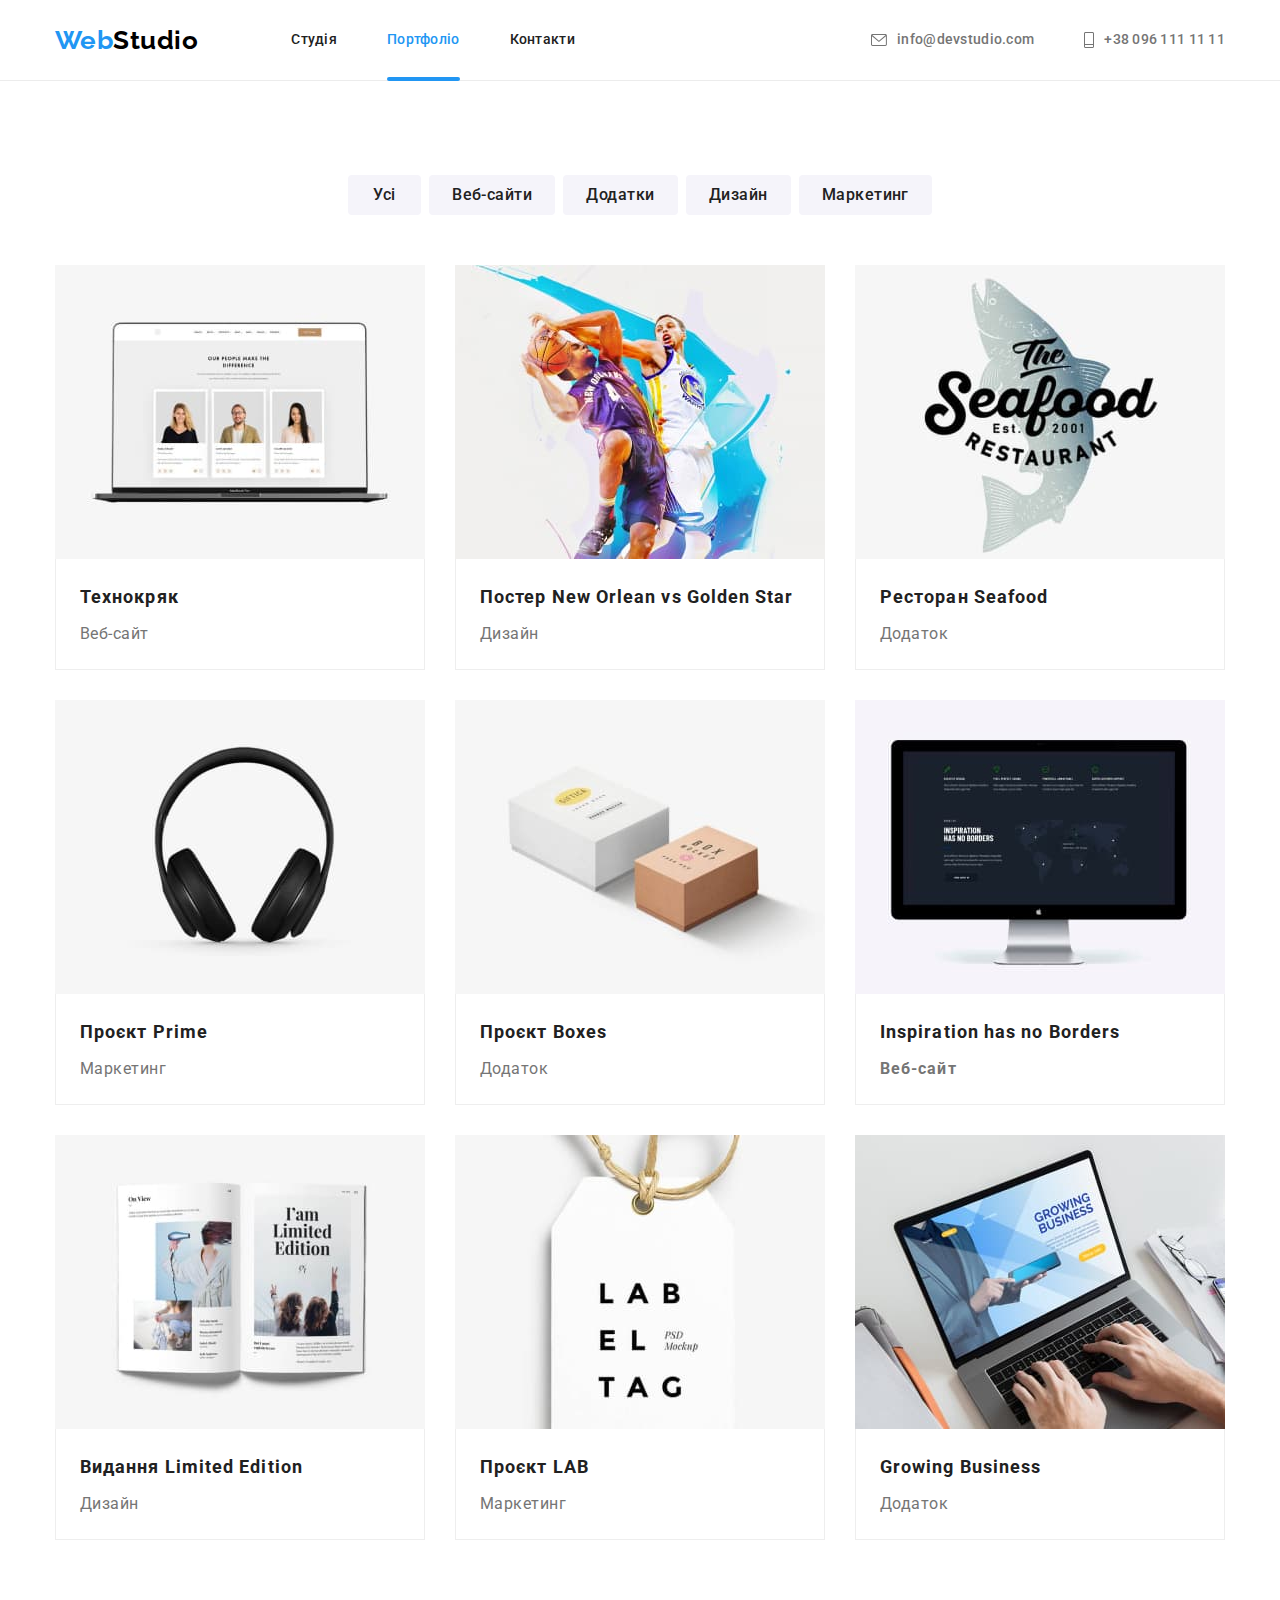
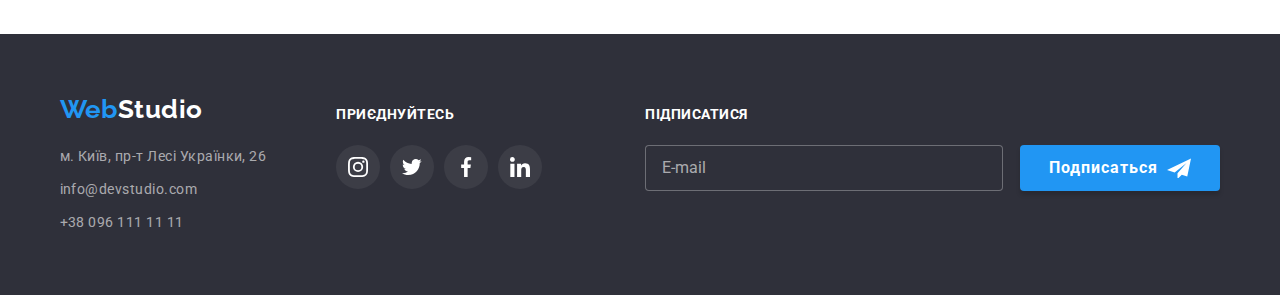
<file: portfolio.html>
<!DOCTYPE html>
<html lang="uk">
  <head>
    <meta charset="UTF-8" />
    <meta http-equiv="X-UA-Compatible" content="IE=edge" />
    <meta name="viewport" content="width=device-width, initial-scale=1.0" />
    <title>Портфоліо</title>
    <link rel="preconnect" href="https://fonts.googleapis.com" />
    <link rel="preconnect" href="https://fonts.gstatic.com" crossorigin />
    <link
      href="https://fonts.googleapis.com/css2?family=Raleway:wght@700&family=Roboto:wght@400;500;700;900&display=swap"
      rel="stylesheet"
    />
    <link rel="stylesheet" href="https://cdnjs.cloudflare.com/ajax/libs/modern-normalize/1.1.0/modern-normalize.min.css">
    <link rel="stylesheet" href="./css/main.min.css">
  </head>
  <body>
     <!-- Шапка -->
    <header class="header">
      <div class="container header__section">
        <nav class="header__nav">
          <a class="header__logo logo link" href="./index.html"
            >Web<span class="header__logo--black">Studio</span></a
          >
          <ul class="nav list">
            <li class="nav__item">
              <a class="nav__link link" href="./index.html"
                >Студія</a
              >
            </li>
            <li class="nav__item">
              <a class="nav__link link nav__link--current" href="./portfolio.html"
                >Портфоліо</a
              >
            </li>
            <li class="nav__item">
              <a class="nav__link link" href="">Контакти</a>
            </li>
          </ul>
        </nav>
        <ul class="header-contact header-contack__list list">
          <li class="header-contact__item">
            <a class="header-contact__link link" href="mailto:info@devstudio.com"
              ><svg class="header-contact__icon" width="16" height="12">
                <use href="./images/icons.svg#icon-envelope"></use>
              </svg>
              info@devstudio.com</a
            >
          </li>
          <li class="header-contact__item">
            <a class="header-contact__link link" href="tel:+380961111111"
              ><svg class="header-contact__icon" width="10" height="16">
                <use href="./images/icons.svg#icon-mobile"></use>
              </svg>
              +38 096 111 11 11</a
            >
          </li>
        </ul>
        <button class="menu-open" data-menu-open>
        <svg class="menu-burger" width="24" height="16">
          <use href="./images/icons.svg#icon-burger"></use>
        </svg>
        </button>
      </div>
      <div class="mob-menu flex is-hidden" data-menu>
        <div>
          <button class="menu-close" data-menu-close>
            <svg class="menu-close" width="40" height="40">
              <use href="./images/icons.svg#icon-close"></use>
            </svg>
          </button>
          <ul class="mob-menu-list list">
            <li class="mob-menu-list__item">
              <a class="mob-menu-list__link link " href="./index.html">Студія</a>
            </li>
            <li class="mob-menu-list__item">
              <a class="mob-menu-list__link link mob-menu-list__link--current" href="./portfolio.html">Портфоліо</a>
            </li>
            <li class="mob-menu-list__item">
              <a class="mob-menu-list__link link" href="">Контакти</a>
            </li>
          </ul>
        </div>
        <div class="mob-menu-list__down">
          <a class="mob-menu-list__tell link" href="tel:+380961111111">
            +38 096 111 11 11</a>
          <a class="mob-menu-list__mail link" href="mailto:info@devstudio.com">info@devstudio.com</a>
          <ul class="mob-menu-list__social list">
            <li class="mob-menu-list__social-item">Instagram</li>
            <li class="mob-menu-list__social-item">Twitter</li>
            <li class="mob-menu-list__social-item">Facebook</li>
            <li class="mob-menu-list__social-item">LinkedIn</li>
          </ul>
        </div>
      </div>
    </header>
      <!-- Основной контент -->
    <main>
      <section class="portfolio-section">
        <div class="container">
          <h1 hidden>Примеры работ</h1>
          <ul class="portfolio-btn-list list">
            <li class="portfolio-btn-item">
              <button class="portfolio-btn" type="button">Усі</button>
            </li>
            <li class="portfolio-btn-item">
              <button class="portfolio-btn" type="button">Веб-сайти</button>
            </li>
            <li class="portfolio-btn-item">
              <button class="portfolio-btn" type="button">Додатки</button>
            </li>
            <li class="portfolio-btn-item">
              <button class="portfolio-btn" type="button">Дизайн</button>
            </li>
            <li class="portfolio-btn-item">
              <button class="portfolio-btn" type="button">Маркетинг</button>
            </li>
          </ul>
        </div>
        <div class="container">
          <ul class="portfolio-list list">
            <li class="portfolio-item">
              <div class="portfolio-description">
                <img
                  srcset="
                    ./images/our-people.jpg 1x,                   
                    ./images/our-people-2x.jpg 2x
                  "
                  src="./images/our-people.jpg"
                  alt="фото сотрудников"
                  width="450"
                />
                <div class="portfolio-overlay">
                  <p class="portfolio-description-text">Ресурс пропонує комплексні пропозиції з різним рівнем функціоналу та сервісів. Все це дозволить відвідувачу отримати вичерпні відомості про компанію чи приватну особу.</p>
                </div>
                </div>
              <div class="portfolio-border">
                <h2 class="portfolio-list-title">Технокряк</h2>
                <p class="portfolio-list-text">Веб-сайт</p>
              </div>
            </li>
            <li class="portfolio-item">
              <div class="portfolio-description">
                <img
                  srcset="
                    ./images/ball.jpg 1x,                   
                    ./images/ball-2x.jpg 2x
                  "
                  src="./images/ball.jpg"
                  alt="парни играют в баскетбол"
                  width="450"
                />
                <div class="portfolio-overlay">
                  <p class="portfolio-description-text">Ресурс пропонує комплексні пропозиції з різним рівнем функціоналу та сервісів. Все це дозволить відвідувачу отримати вичерпні відомості про компанію чи приватну особу.</p>
                </div>
              </div>
                <div class="portfolio-border">
                <h2 class="portfolio-list-title">
                  Постер <span lang="en">New Orlean vs Golden Star</span> 
                </h2>
                <p class="portfolio-list-text">Дизайн</p>
              </div>
            </li>

            <li class="portfolio-item">
              <div class="portfolio-description">
                <img
                  srcset="
                    ./images/seafood.jpg 1x,                   
                    ./images/seafood-2x.jpg 2x
                  "
                  src="./images/seafood.jpg"
                  alt="ресторан морепродуктов"
                  width="450"
                />
                <div class="portfolio-overlay">

                  <p class="portfolio-description-text">Ресурс пропонує комплексні пропозиції з різним рівнем функціоналу та сервісів. Все це дозволить відвідувачу отримати вичерпні відомості про компанію чи приватну особу.</p>
                </div>
              </div>
              <div class="portfolio-border">
                <h2 class="portfolio-list-title">Ресторан <span lang="en">Seafood</span></h2>
                <p class="portfolio-list-text">Додаток</p>
              </div>
            </li>

            <li class="portfolio-item">
              <div class="portfolio-description">
                <img
                  srcset="
                    ./images/headphone.jpg 1x,                   
                    ./images/headphone-2x.jpg 2x
                  "
                  src="./images/headphone.jpg"
                  alt="наушники"
                  width="450"
                />
                <div class="portfolio-overlay">
                  <p class="portfolio-description-text">Ресурс пропонує комплексні пропозиції з різним рівнем функціоналу та сервісів. Все це дозволить відвідувачу отримати вичерпні відомості про компанію чи приватну особу.</p>
                </div>
              </div>
              <div class="portfolio-border">
                <h2 class="portfolio-list-title">Проєкт <span lang="en">Prime</span></h2>
                <p class="portfolio-list-text">Маркетинг</p>
              </div>
            </li>

            <li class="portfolio-item">
              <div class="portfolio-description">
                <img
                  srcset="
                    ./images/2-box.jpg 1x,                   
                    ./images/2-box-2x.jpg 2x
                  "
                  src="./images/2-box.jpg"
                  alt="две коробки"
                  width="450"
                />
                <div class="portfolio-overlay">
                  <p class="portfolio-description-text">Ресурс пропонує комплексні пропозиції з різним рівнем функціоналу та сервісів. Все це дозволить відвідувачу отримати вичерпні відомості про компанію чи приватну особу.</p>
                </div>
              </div>
              <div class="portfolio-border">
                <h2 class="portfolio-list-title">Проєкт <span lang="en">Boxes</span></h2>
                <p class="portfolio-list-text">Додаток</p>
              </div>
            </li>

            <li class="portfolio-item">
              <div class="portfolio-description">
                <img
                  srcset="
                    ./images/screen.jpg 1x,                   
                    ./images/screen-2x.jpg 2x
                  "
                  src="./images/screen.jpg"
                  alt="экран"
                  width="450"
                />
                <div class="portfolio-overlay">
                  <p class="portfolio-description-text">Ресурс пропонує комплексні пропозиції з різним рівнем функціоналу та сервісів. Все це дозволить відвідувачу отримати вичерпні відомості про компанію чи приватну особу.</p>
                </div>
              </div>
              <div class="portfolio-border">
                <h2 class="portfolio-list-title"><span lang="en">Inspiration has no Borders</span>
                <p class="portfolio-list-text">Веб-сайт</p>
              </div>
            </li>

            <li class="portfolio-item">
              <div class="portfolio-description">
                <img
                  srcset="
                    ./images/book.jpg 1x,                   
                    ./images/book-2x.jpg 2x
                  "
                  src="./images/book.jpg"
                  alt="книга"
                  width="450"
                />
                <div class="portfolio-overlay">
                  <p class="portfolio-description-text">Ресурс пропонує комплексні пропозиції з різним рівнем функціоналу та сервісів. Все це дозволить відвідувачу отримати вичерпні відомості про компанію чи приватну особу.</p>
                </div>
              </div>
              <div class="portfolio-border">
                <h2 class="portfolio-list-title">Видання <span lang="en">Limited Edition</span></h2>
                <p class="portfolio-list-text">Дизайн</p>
              </div>
            </li>

            <li class="portfolio-item">
              <div class="portfolio-description">
                <img
                  srcset="
                    ./images/label.jpg 1x,                   
                    ./images/label-2x.jpg 2x
                  "
                  src="./images/label.jpg"
                  alt="бирка для чемодана"
                  width="450"
                />
                <div class="portfolio-overlay">
                  <p class="portfolio-description-text">Ресурс пропонує комплексні пропозиції з різним рівнем функціоналу та сервісів. Все це дозволить відвідувачу отримати вичерпні відомості про компанію чи приватну особу.</p>
                </div>
              </div>
              <div class="portfolio-border">
                <h2 class="portfolio-list-title">Проєкт <span lang="en">LAB</span></h2>
                <p class="portfolio-list-text">Маркетинг</p>
              </div>
            </li>

            <li class="portfolio-item border">
              <div class="portfolio-description">
                <img
                  srcset="
                    ./images/leptop.jpg 1x,                   
                    ./images/leptop-2x.jpg 2x
                  "
                  src="./images/leptop.jpg"
                  alt="ноутбук"
                  width="450"
                />
                <div class="portfolio-overlay">
                  <p class="portfolio-description-text">Ресурс пропонує комплексні пропозиції з різним рівнем функціоналу та сервісів. Все це дозволить відвідувачу отримати вичерпні відомості про компанію чи приватну особу.</p>
                </div>
              </div>
              <div class="portfolio-border">
                <h2 class="portfolio-list-title"><span lang="en">Growing Business</span></h2>
                <p class="portfolio-list-text">Додаток</p>
              </div>
            </li>
          </ul>
        </div>
      </section>
    </main>
      
      <footer class="footer">
        <div class="container">
          <div class="footer__flex">
            <div class="footer__contacts-flex">
              <a class="footer__logo logo link" href="./index.html"
                >Web<span class="footer__logo--white">Studio</span>
              </a>
              
              <address class="footer-contact">
                <ul class="footer-contact__list list">
                  <li class="footer-contact__item">
                    <a
                      class="footer-contact__link footer-contact__address link"
                      href="https://goo.gl/maps/CdvJLRiEL6Q8Smko8"
                      target="_blank"
                      rel="noreferrer noopener"
                      >м. Київ, пр-т Лесі Українки, 26</a
                    >
                  </li>
                  <li class="footer-contact__item">
                    <a
                      class="footer-contact__link link"
                      href="mailto:info@devstudio.com"
                      >info@devstudio.com</a
                    >
                  </li>
                  <li class="footer-contact__item">
                    <a class="footer-contact__link link" href="tel:+380961111111"
                      >+38 096 111 11 11</a
                    >
                  </li>
                </ul>
              </address>
            </div>
            <div class="social-section">
              <p class="social-section__text">приєднуйтесь</p>
              <ul class="footer-list list">
                <li class="footer-list__item">
                  <a class="footer-list__link" href="">
                    <svg class="footer-list__icon" width="20" height="20">
                      <use href="./images/icons.svg#icon-instagram"></use>
                    </svg>
                  </a>
                </li>
  
                <li class="footer-list__item">
                  <a class="footer-list__link" href="">
                    <svg class="footer-list__icon" width="20" height="20">
                      <use href="./images/icons.svg#icon-twitter"></use>
                    </svg>
                  </a>
                </li>
  
                <li class="footer-list__item">
                  <a class="footer-list__link" href="">
                    <svg class="footer-list__icon" width="20" height="20">
                      <use href="./images/icons.svg#icon-facebook"></use>
                    </svg>
                  </a>
                </li>
  
                <li class="footer-list__item">
                  <a class="footer-list__link" href="">
                    <svg class="footer-list__icon" width="20" height="20">
                      <use href="./images/icons.svg#icon-linkedin"></use>
                    </svg>
                  </a>
                </li>
              </ul>
            </div>
            <div class="footer-submit">
              <p class="footer-submit__text">Підписатися</p>
              <div class="footer-submit__form">
                <label class="footer-submit__label" for="submit-mail"></label>
                <input class="footer-submit__input" type="email" name="submit-mail" id="submit-mail" placeholder="E-mail">
                <button class="footer-submit__btn" type="submit">Подписаться</button>
              </div>
            </div>
          </div>
        </div>
      </footer>
    <script src="./js/menu.js"></script>
  </body>
</html>
</file>
<file: css/main.min.css>
:root {
  --primary-text-color: #212121;
  --secondary-text-color: #757575;
  --white-text-color: #ffffff;
  --accent-color: #2196f3;
  --black-logo-color: #000000;
  --footer-text-color: rgba(255, 255, 255, 0.6);
  --white-background-color: #ffffff;
  --hero-background-color: #2f303a;
  --team-background-color: #f5f4fa;
}
body {
  font-family: "Roboto";
  letter-spacing: 0.03em;
  background-color: var(--white-background-color);
  color: var(--primary-text-color);
}
.list {
  list-style: none;
}
.link {
  text-decoration: none;
}
h1,
h2,
h3,
h4,
h5,
h6,
p,
ul {
  margin: 0;
  padding: 0;
}
img {
  display: block;
  width: 100%;
  height: auto;
}
.container {
  width: 100%;
  margin-left: auto;
  margin-right: auto;
}
@media screen and (min-width: 480px) {
  .container {
    padding-left: 15px;
    padding-right: 15px;
  }
}
@media screen and (min-width: 480px) {
  .container {
    width: 480px;
  }
}
@media screen and (min-width: 768px) {
  .container {
    width: 768px;
  }
}
@media screen and (min-width: 1200px) {
  .container {
    width: 1200px;
  }
}
.section-title {
  font-weight: 700;
  font-size: 36px;
  line-height: 1.17;
  text-align: center;
  color: var(--primary-text-color);
}
.logo {
  font-family: "Raleway";
  font-weight: 700;
  font-size: 26px;
  line-height: 1.19;
  align-items: center;
  text-align: center;
  color: var(--accent-color);
}
.visually-hidden {
  position: absolute;
  width: 1px;
  height: 1px;
  margin: -1px;
  padding: 0;
  overflow: hidden;
  border: 0;
  clip: rect(0 0 0 0);
}
.header {
  border-bottom: 1px solid #ececec;
}
@media screen and (max-width: 767px) {
  .header {
    padding-top: 16px;
    padding-bottom: 16px;
  }
}
.header__section {
  display: flex;
  align-items: center;
  justify-content: space-between;
  padding-left: 15px;
  padding-right: 15px;
}
@media screen and (max-width: 767px) {
  .header__section {
    max-width: 767px;
  }
}
.header__nav {
  display: flex;
  align-items: center;
}
.header__logo {
  margin-right: 93px;
}
.header__logo--black {
  color: var(--black-logo-color);
}
.nav {
  display: flex;
}
@media screen and (max-width: 767px) {
  .nav {
    display: none;
  }
}
.nav__item:not(:last-child) {
  margin-right: 50px;
}
.nav__link {
  display: block;
  padding-top: 32px;
  padding-bottom: 32px;
  font-weight: 500;
  font-size: 14px;
  line-height: 1.14;
  letter-spacing: 0.02em;
  color: var(--primary-text-color);
  position: relative;
  transition: color 250ms cubic-bezier(0.4, 0, 0.2, 1);
}
.nav__link:focus,
.nav__link:hover {
  color: var(--accent-color);
}
.nav__link--current {
  color: var(--accent-color);
}
.nav__link--current::after {
  position: absolute;
  display: block;
  content: "";
  width: 100%;
  height: 4px;
  border-radius: 2px;
  bottom: -1px;
  background-color: var(--accent-color);
}
.header-contact {
  display: flex;
}
@media screen and (max-width: 767px) {
  .header-contact {
    display: none;
  }
}
@media screen and (min-width: 768px) and (max-width: 1199px) {
  .header-contact {
    flex-direction: column;
    align-content: center;
  }
}
.header-contack__list {
  margin-left: auto;
}
.header-contact__item + .header-contact__item {
  margin-left: 50px;
}
@media screen and (min-width: 768px) and (max-width: 1199px) {
  .header-contact__item + .header-contact__item {
    margin-left: 0px;
  }
}
@media screen and (min-width: 768px) and (max-width: 1199px) {
  .header-contact__item {
    margin-left: 0px;
  }
}
.header-contact__link {
  display: inline-flex;
  padding: 32px 0px 32px;
  align-items: center;
  font-weight: 500;
  font-size: 14px;
  line-height: 1.14;
  letter-spacing: 0.02em;
  color: var(--secondary-text-color);
  transition: color 250ms cubic-bezier(0.4, 0, 0.2, 1);
}
.header-contact__link:hover,
.header-contact__link:focus {
  color: var(--accent-color);
}
@media screen and (min-width: 768px) and (max-width: 1199px) {
  .header-contact__link {
    padding: 0;
  }
}
@media screen and (min-width: 768px) and (max-width: 1199px) {
  .header-contact__item:not(:last-child) {
    margin-bottom: 10px;
  }
}
.header-contact__icon {
  margin-right: 10px;
  fill: currentColor;
}
.mob-menu {
  width: 100vw;
  height: 100vh;
  position: fixed;
  background-color: #fff;
  top: 0;
  right: 0;
  padding: 15px 10px 48px 40px;
  z-index: 999;
}
.flex {
  display: flex;
  flex-direction: column;
  justify-content: space-between;
}
.menu-open {
  display: flex;
  align-items: center;
  justify-content: center;
  width: 40px;
  height: 40px;
  background-color: transparent;
  color: #212121;
  border: none;
  margin-left: auto;
  cursor: pointer;
}
.menu-open:hover,
.menu-open:focus {
  fill: var(--accent-color);
}
@media screen and (min-width: 768px) {
  .menu-open {
    display: none;
  }
}
.menu-close {
  display: flex;
  align-items: center;
  justify-content: center;
  background-color: transparent;
  color: #212121;
  border: none;
  margin-left: auto;
  cursor: pointer;
}
.menu-close:hover,
.menu-close:focus {
  fill: var(--accent-color);
}
.mob-menu-list__item:not(:last-child) {
  margin-bottom: 32px;
}
.mob-menu-list__link {
  font-family: Roboto;
  font-weight: 500;
  font-size: 40px;
  line-height: 1.18;
  letter-spacing: 0.02em;
  color: #212121;
}
.mob-menu-list__link:focus,
.mob-menu-list__link:hover {
  color: var(--accent-color);
}
.mob-menu-list__link--current {
  color: var(--accent-color);
}
.mob-menu-list__tell {
  display: block;
  margin-bottom: 32px;
  font-family: Roboto;
  font-style: normal;
  font-weight: 500;
  font-size: 24px;
  line-height: 1.18;
  letter-spacing: 0.02em;
  color: #2196f3;
}
.mob-menu-list__mail {
  display: block;
  font-family: Roboto;
  font-style: normal;
  font-weight: 500;
  font-size: 24px;
  line-height: 1.17;
  letter-spacing: 0.02em;
  color: #757575;
  margin-bottom: 64px;
}
.mob-menu-list__social {
  display: flex;
  flex-direction: row;
  flex-wrap: wrap;
  column-gap: 20px;
}
.mob-menu-list__social-item {
  position: relative;
  font-weight: 500;
  font-size: 18px;
  line-height: 1.22;
  letter-spacing: 0.02em;
  color: #2196f3;
}
.mob-menu-list__social-item:not(:first-child)::before {
  content: "";
  display: block;
  position: absolute;
  top: 0;
  left: -10px;
  width: 1px;
  height: 22px;
  background-color: rgba(33, 33, 33, 0.2);
}
.mob-menu.is-hidden {
  opacity: 0;
  visibility: hidden;
  pointer-events: none;
}
.hero {
  text-align: center;
  margin-left: auto;
  margin-right: auto;
  background-color: var(--hero-background-color);
  background-image: linear-gradient(
      to right,
      rgba(47, 48, 58, 0.4),
      rgba(47, 48, 58, 0.4)
    ),
    url("../img/hero-mobile.jpg");
  background-repeat: no-repeat;
  background-size: cover;
  background-position: center;
  height: 400px;
  padding-top: 118px;
  padding-bottom: 0px;
}
@media screen and (min-device-pixel-ratio: 2),
  screen and (min-resolution: 192dpi),
  screen and (min-resolution: 2dppx) {
  .hero {
    background-image: linear-gradient(
        to right,
        rgba(47, 48, 58, 0.4),
        rgba(47, 48, 58, 0.4)
      ),
      url(../images/hero-mobile2x.jpg);
  }
}
@media screen and (min-width: 768px) {
  .hero {
    background-image: linear-gradient(
        to right,
        rgba(47, 48, 58, 0.4),
        rgba(47, 48, 58, 0.4)
      ),
      url("../images/hero-tablet.jpg");
  }
}
@media screen and (min-width: 768px) and (min-device-pixel-ratio: 2),
  screen and (min-width: 768px) and (min-resolution: 192dpi),
  screen and (min-width: 768px) and (min-resolution: 2dppx) {
  .hero {
    background-image: linear-gradient(
        to right,
        rgba(47, 48, 58, 0.4),
        rgba(47, 48, 58, 0.4)
      ),
      url("../images/hero-tablet2x.jpg");
  }
}
@media screen and (min-width: 1200px) {
  .hero {
    background-image: linear-gradient(
        to right,
        rgba(47, 48, 58, 0.4),
        rgba(47, 48, 58, 0.4)
      ),
      url("../images/hero-desctop.jpg");
  }
}
@media screen and (min-width: 1200px) and (min-device-pixel-ratio: 2),
  screen and (min-width: 1200px) and (min-resolution: 192dpi),
  screen and (min-width: 1200px) and (min-resolution: 2dppx) {
  .hero {
    background-image: linear-gradient(
        to right,
        rgba(47, 48, 58, 0.4),
        rgba(47, 48, 58, 0.4)
      ),
      url("../images/hero-desctop2x.jpg");
  }
}
@media screen and (min-width: 1200px) {
  .hero {
    max-width: 1600px;
    height: 600px;
    padding-top: 200px;
  }
}
.hero__title {
  padding: 0;
  margin-bottom: 30px;
  margin-left: auto;
  margin-right: auto;
  max-width: 250px;
  font-weight: 900;
  font-size: 18px;
  line-height: 1.62;
  letter-spacing: 0.06em;
  text-transform: uppercase;
  color: var(--white-text-color);
}
@media screen and (min-width: 480px) {
  .hero__title {
    font-size: 26px;
    max-width: 360px;
  }
}
@media screen and (min-width: 1200px) {
  .hero__title {
    font-size: 44px;
    max-width: 360px;
    line-height: 1.36;
    max-width: 696px;
    margin-left: auto;
    margin-right: auto;
  }
}
.hero__btn {
  display: inline-block;
  min-width: 140px;
  border-radius: 4px;
  border: 1px solid transparent;
  padding: 7px;
  background-color: var(--accent-color);
  color: var(--white-text-color);
  font-family: "Roboto";
  font-weight: 700;
  font-size: 12px;
  line-height: 1.87;
  align-items: center;
  text-align: center;
  letter-spacing: 0.06em;
  cursor: pointer;
  transition: background-color 250ms cubic-bezier(0.4, 0, 0.2, 1),
    color 250ms cubic-bezier(0.4, 0, 0.2, 1);
}
.hero__btn:hover,
.hero__btn:focus {
  background-color: var(--white-text-color);
  color: var(--accent-color);
}
@media screen and (min-width: 480px) {
  .hero__btn {
    padding: 10px 32px;
    font-size: 16px;
    min-width: 200px;
  }
}
.features {
  padding-top: 60px;
  padding-bottom: 60px;
}
@media screen and (min-width: 1200px) {
  .features {
    padding-top: 94px;
    padding-bottom: 94px;
  }
}
@media screen and (max-width: 479px) {
  .features {
    padding-left: 15px;
    padding-right: 15px;
  }
}
.features-flex {
  display: flex;
  flex-wrap: wrap;
}
.features-list {
  justify-content: center;
  grid-gap: 30px;
}
@media screen and (min-width: 480px) {
  .features-list__item {
    width: 450px;
  }
}
@media screen and (min-width: 768px) {
  .features-list__item {
    width: 354px;
  }
}
@media screen and (min-width: 1200px) {
  .features-list__item {
    width: 270px;
  }
}
.features-list__icon-fon {
  display: flex;
  height: 120px;
  align-items: center;
  justify-content: center;
  flex-direction: column;
  margin-bottom: 30px;
  background-color: var(--team-background-color);
}
@media screen and (min-width: 480px) {
  .features-list__icon-fon {
    width: 450px;
  }
}
@media screen and (min-width: 768px) {
  .features-list__icon-fon {
    width: 354px;
  }
}
@media screen and (min-width: 1200px) {
  .features-list__icon-fon {
    width: 270px;
  }
}
.features-list__icon {
  align-items: center;
}
.features-list__title {
  margin-bottom: 10px;
  font-weight: 700;
  font-size: 14px;
  line-height: 1.14;
  text-transform: uppercase;
  text-align: center;
}
@media screen and (min-width: 768px) {
  .features-list__title {
    text-align: left;
  }
}
.features-list__text {
  font-size: 14px;
  line-height: 1.71;
  color: var(--secondary-text-color);
}
.work {
  padding-bottom: 94px;
  display: none;
}
@media screen and (min-width: 1200px) {
  .work {
    display: block;
  }
}
.work__title {
  margin-bottom: 50px;
}
.work-list {
  display: flex;
  justify-content: center;
  align-items: center;
  grid-gap: 30px;
}
.work-list__item {
  position: relative;
}
.work-list__text {
  width: 100%;
  position: absolute;
  bottom: 0;
  left: 0;
  padding: 27px 0px;
  font-weight: bold;
  font-size: 14px;
  line-height: 1.14;
  text-align: center;
  text-transform: uppercase;
  color: var(--white-text-color);
  background-color: rgba(47, 48, 58, 0.8);
}
.team {
  padding-top: 60px;
  padding-bottom: 60px;
  background-color: var(--team-background-color);
}
@media screen and (min-width: 1200px) {
  .team {
    padding-top: 94px;
    padding-bottom: 94px;
  }
}
.team__title {
  margin-bottom: 30px;
  font-weight: 700;
  font-size: 28px;
  line-height: 1.17;
  text-align: center;
}
@media screen and (min-width: 1200px) {
  .team__title {
    margin-bottom: 50px;
    font-size: 36px;
  }
}
.team-list {
  display: flex;
  flex-wrap: wrap;
  justify-content: center;
  align-items: center;
  grid-gap: 30px;
}
.team-list__item {
  box-shadow: 0px 1px 3px rgba(0, 0, 0, 0.12), 0px 1px 1px rgba(0, 0, 0, 0.14),
    0px 2px 1px rgba(0, 0, 0, 0.2);
  background-color: var(--white-background-color);
}
@media screen and (max-width: 479px) {
  .team-list__item {
    width: 270px;
  }
}
@media screen and (min-width: 480px) {
  .team-list__item {
    width: 450px;
  }
}
@media screen and (min-width: 768px) {
  .team-list__item {
    width: 354px;
  }
}
@media screen and (min-width: 1200px) {
  .team-list__item {
    width: 270px;
  }
}
.team-list__workers {
  padding: 30px 0px;
}
.team-list__worker {
  font-weight: 500;
  font-size: 16px;
  line-height: 1.19;
  text-align: center;
}
.team-list__profession {
  margin-top: 10px;
  font-size: 16px;
  line-height: 1.19;
  text-align: center;
  color: var(--secondary-text-color);
}
.team-list__social-list {
  display: flex;
  justify-content: center;
  align-items: center;
  padding: 0px 32px;
  margin-top: 16px;
  list-style: none;
  gap: 10px;
}
.team-list__social-item {
  width: 44px;
  height: 44px;
}
.team-list__social-link {
  display: block;
  width: 44px;
  height: 44px;
  border-radius: 50%;
  color: #afb1b8;
  background-color: #ffffff;
  transition: background-color 250ms cubic-bezier(0.4, 0, 0.2, 1),
    color 250ms cubic-bezier(0.4, 0, 0.2, 1);
}
.team-list__social-link:hover,
.team-list__social-link:focus {
  color: #ffffff;
  background-color: var(--accent-color);
}
.team-list__social-icon {
  margin: 12px 0px 0px 12px;
  fill: currentColor;
}
.client {
  padding-top: 60px;
  padding-bottom: 60px;
}
@media screen and (min-width: 1200px) {
  .client {
    padding-top: 94px;
    padding-bottom: 94px;
  }
}
.client__title {
  margin-bottom: 30px;
  font-weight: 700;
  font-size: 28px;
  line-height: 1.17;
  text-align: center;
}
@media screen and (min-width: 1200px) {
  .client__title {
    margin-bottom: 50px;
    font-size: 36px;
  }
}
.client__list {
  justify-content: center;
  align-items: center;
  grid-gap: 30px;
}
.customers {
  display: flex;
  flex-wrap: wrap;
}
@media screen and (min-width: 1200px) {
  .customers {
    flex-wrap: nowrap;
  }
}
.customers__item {
  height: 90px;
  transition: border-color 250ms cubic-bezier(0.4, 0, 0.2, 1),
    color 250ms cubic-bezier(0.4, 0, 0.2, 1);
}
.customers__item:focus,
.customers__item:hover {
  color: var(--accent-color);
  border-color: var(--accent-color);
}
@media screen and (max-width: 767px) {
  .customers__item {
    width: 210px;
  }
}
@media screen and (min-width: 768px) {
  .customers__item {
    width: 226px;
  }
}
@media screen and (min-width: 1200px) {
  .customers__item {
    width: 170px;
  }
}
.customers__link {
  display: flex;
  justify-content: center;
  align-items: center;
  border: 1px solid #afb1b8;
  color: #afb1b8;
  background-color: #fff;
  padding: 16px 32px;
  transition: border-color 250ms cubic-bezier(0.4, 0, 0.2, 1),
    color 250ms cubic-bezier(0.4, 0, 0.2, 1);
}
.customers__link:focus,
.customers__link:hover {
  color: var(--accent-color);
  border-color: var(--accent-color);
}
@media screen and (min-width: 1200px) {
  .customers__link {
    width: 170px;
  }
}
.customers__icon {
  fill: currentColor;
}
.footer {
  text-align: center;
  padding: 60px 0px;
  background-color: var(--hero-background-color);
}
.footer__flex {
  display: block;
  margin: 0;
  padding: 0px;
  list-style: none;
}
@media (min-width: 768px) {
  .footer__flex {
    display: flex;
    justify-content: center;
    flex-wrap: wrap;
    gap: 30px 165px;
  }
}
@media (min-width: 1200px) {
  .footer__flex {
    display: flex;
    justify-content: center;
    text-align: left;
    gap: 70px;
  }
}
.footer__logo--white {
  color: var(--white-text-color);
}
.footer-contact {
  margin-top: 20px;
}
.footer-contact__address {
  color: var(--white-text-color);
}
.footer-contact__item {
  margin-top: 9px;
}
.footer-contact__link {
  font-style: normal;
  font-size: 14px;
  line-height: 1.71;
  color: var(--footer-text-color);
  transition: color 250ms cubic-bezier(0.4, 0, 0.2, 1);
}
.footer-contact__link:hover,
.footer-contact__link:focus {
  color: var(--accent-color);
}
.social-section {
  display: block;
  margin-top: 60px;
  text-align: center;
}
@media (min-width: 768px) {
  .social-section {
    margin-top: 0px;
  }
}
.social-section__text {
  padding: 20px 0px 10px 0px;
  margin-bottom: 20px;
  font-weight: 700;
  font-size: 14px;
  line-height: 1.14px;
  text-transform: uppercase;
  color: var(--white-text-color);
}
@media (min-width: 768px) {
  .social-section__text {
    padding-bottom: 10px;
  }
}
@media (min-width: 1200px) {
  .social-section__text {
    text-align: left;
  }
}
.footer-list {
  display: flex;
  justify-content: space-between;
  justify-content: center;
  padding: 0;
  margin-top: 0;
  list-style: none;
}
.footer-list__item {
  width: 44px;
  height: 44px;
  margin-right: 10px;
}
.footer-list__link {
  display: flex;
  width: 44px;
  height: 44px;
  border-radius: 50%;
  color: #ffffff;
  background-color: #ffffff10;
  transition: background-color 250ms cubic-bezier(0.4, 0, 0.2, 1),
    color 250ms cubic-bezier(0.4, 0, 0.2, 1);
}
.footer-list__link:hover,
.footer-list__link:focus {
  color: #ffffff;
  background-color: var(--accent-color);
}
.footer-list__icon {
  margin: 12px 0px 0px 12px;
  fill: currentColor;
}
.footer-submit {
  margin-top: 60px;
}
@media (min-width: 768px) {
  .footer-submit {
    margin-top: 0px;
    padding: 0;
  }
}
@media (min-width: 1200px) {
  .footer-submit {
    margin-left: 23px;
  }
}
.footer-submit__text {
  padding: 20px 0px 10px 0px;
  margin-bottom: 20px;
  font-weight: 700;
  font-size: 14px;
  line-height: 1.14px;
  text-transform: uppercase;
  color: var(--white-text-color);
}
.footer-submit__input {
  margin-bottom: 20px;
  width: 100%;
  margin: 0;
  padding: 13px 16px;
  border-radius: 4px;
  border: 1px solid rgba(255, 255, 255, 0.3);
  background-color: var(--hero-background-color);
  color: var(--white-text-color);
}
.footer-submit__input::placeholder {
  font-size: 16px;
  line-height: 1.25;
  color: rgba(255, 255, 255, 0.6);
}
@media (min-width: 1200px) {
  .footer-submit__input {
    width: 358px;
    margin-right: 12px;
  }
}
.footer-submit__btn {
  display: inline-flex;
  align-items: center;
  justify-content: center;
  border: none;
  margin-top: 20px;
  padding: 8px 29px;
  border-radius: 4px;
  background-color: var(--accent-color);
  box-shadow: 0px 4px 4px rgba(0, 0, 0, 0.15);
  color: var(--white-text-color);
  font-family: "Roboto";
  font-style: normal;
  font-weight: 700;
  font-size: 16px;
  line-height: 1.87;
  letter-spacing: 0.06em;
  cursor: pointer;
  min-height: 43px;
}
@media (min-width: 1200px) {
  .footer-submit__btn {
    margin-top: 0px;
  }
}
.footer-submit__btn::after {
  content: "";
  display: inline-block;
  width: 24px;
  height: 20px;
  margin-left: 10px;
  background-image: url(../images/send.svg);
}
.portfolio-section {
  padding-top: 60px;
  padding-bottom: 60px;
}
@media screen and (min-width: 1200px) {
  .portfolio-section {
    padding-top: 94px;
    padding-bottom: 94px;
  }
}
@media screen and (max-width: 479px) {
  .portfolio-section {
    padding-left: 15px;
    padding-right: 15px;
  }
}
.portfolio-btn-list {
  display: flex;
  flex-wrap: wrap;
  justify-content: flex-start;
  margin-bottom: 40px;
  grid-gap: 8px;
  grid-row-gap: 15px;
}
@media (min-width: 768px) {
  .portfolio-btn-list {
    justify-content: center;
    margin-bottom: 30px;
  }
}
@media (min-width: 1200px) {
  .portfolio-btn-list {
    margin-bottom: 50px;
  }
}
.portfolio-item:hover .portfolio-overlay {
  transform: translateY(0);
}
.portfolio-description {
  position: relative;
  overflow: hidden;
}
.portfolio-overlay {
  position: absolute;
  display: inline-block;
  content: "";
  width: 100%;
  height: 100%;
  top: 0;
  left: 0;
  background-color: rgba(33, 150, 243, 0.9);
  transform: translateY(100%);
  transition: transform 250ms cubic-bezier(0.4, 0, 0.2, 1);
}
.portfolio-description-text {
  position: absolute;
  top: 0;
  left: 0;
  padding: 63px 24px;
  font-size: 18px;
  line-height: 1.56;
  color: var(--white-text-color);
}
.portfolio-btn {
  display: inline-block;
  min-width: 73px;
  border-radius: 4px;
  border: 1px solid transparent;
  padding: 6px 22px;
  font-family: "Roboto";
  font-weight: 500;
  font-size: 16px;
  line-height: 1.63;
  letter-spacing: 0.03em;
  text-align: center;
  background-color: var(--team-background-color);
  color: var(--primary-text-color);
  cursor: pointer;
  transition: background-color 250ms cubic-bezier(0.4, 0, 0.2, 1),
    color 250ms cubic-bezier(0.4, 0, 0.2, 1),
    box-shadow 250ms cubic-bezier(0.4, 0, 0.2, 1);
}
.portfolio-btn:hover,
.portfolio-btn:focus {
  background-color: var(--accent-color);
  color: var(--white-text-color);
  box-shadow: 0px 3px 1px rgba(0, 0, 0, 0.1), 0px 1px 2px rgba(0, 0, 0, 0.08),
    0px 2px 2px rgba(0, 0, 0, 0.12);
}
.portfolio-list {
  display: grid;
  grid-template-columns: auto;
  gap: 30px 30px;
  align-items: stretch;
}
@media screen and (min-width: 480px) {
  .portfolio-list {
    grid-template-columns: auto;
  }
}
@media screen and (min-width: 768px) {
  .portfolio-list {
    grid-template-columns: auto auto;
  }
}
@media screen and (min-width: 1200px) {
  .portfolio-list {
    grid-template-columns: auto auto auto;
  }
}
.portfolio-item {
  transition: box-shadow 250ms cubic-bezier(0.4, 0, 0.2, 1);
}
.portfolio-item:hover,
.portfolio-item:focus {
  box-shadow: 0px 3px 1px rgba(0, 0, 0, 0.1), 0px 1px 2px rgba(0, 0, 0, 0.08),
    0px 2px 2px rgba(0, 0, 0, 0.12);
}
.portfolio-border {
  border: 1px solid #eeeeee;
  border-top: transparent;
  padding: 20px 24px;
}
.portfolio-list-title {
  font-weight: 700;
  font-size: 18px;
  line-height: 2;
  letter-spacing: 0.06em;
}
.portfolio-list-text {
  margin-top: 4px;
  font-size: 16px;
  line-height: 1.87;
  color: var(--secondary-text-color);
}
.backdrop {
  position: fixed;
  display: flex;
  align-items: center;
  justify-content: center;
  width: 100vw;
  height: 100vh;
  background-color: rgba(0, 0, 0, 0.2);
  top: 0;
  transition: opacity 250ms cubic-bezier(0.4, 0, 0.2, 1),
    visibility 250ms cubic-bezier(0.4, 0, 0.2, 1);
}
.backdrop.is-hidden {
  opacity: 0;
  visibility: hidden;
  pointer-events: none;
}
.backdrop.is-hidden .modal {
  transform: scale(2);
}
.modal {
  width: 320px;
  min-height: 581px;
  background-color: #ffffff;
  position: relative;
  transform: scale(1);
  transition: transform 250ms cubic-bezier(0.4, 0, 0.2, 1);
  overflow-y: scroll;
}
@media screen and (min-width: 480px) {
  .modal {
    width: 450px;
    min-height: 609px;
  }
}
@media screen and (min-width: 1200px) {
  .modal {
    width: 528px;
    min-height: 581px;
  }
}
.modal-icon {
  fill: var(--black-logo-color);
  transition: fill 250ms cubic-bezier(0.4, 0, 0.2, 1);
}
.close-btn {
  position: absolute;
  display: flex;
  align-items: center;
  justify-content: center;
  right: 8px;
  top: 8px;
  background-color: transparent;
  border-radius: 50%;
  width: 30px;
  height: 30px;
  border: 1px solid rgba(0, 0, 0, 0.1);
  cursor: pointer;
}
.close-btn:hover .modal-icon {
  fill: var(--accent-color);
}
.form {
  margin-left: auto;
  margin-right: auto;
  padding: 40px;
}
@media screen and (min-width: 480px) {
  .form {
    width: 450px;
  }
}
@media screen and (min-width: 1200px) {
  .form {
    width: 528px;
  }
}
.form-title {
  display: block;
  font-weight: 700;
  font-size: 20px;
  line-height: 1.15;
  text-align: center;
}
.top-title {
  margin-top: 12px;
}
.form-field {
  position: relative;
  display: flex;
  flex-direction: column;
  margin-bottom: 10px;
}
.form-label,
.comment-label {
  font-size: 12px;
  line-height: 1.16;
  letter-spacing: 0.01em;
  color: var(--secondary-text-color);
  margin-bottom: 4px;
}
.form-input {
  width: 100%;
  margin: 0;
  padding: 11px 42px;
  border: 1px solid rgba(33, 33, 33, 0.2);
  border-radius: 4px;
  outline: none;
  transition: border-color 250ms cubic-bezier(0.4, 0, 0.2, 1);
}
.form-input:focus {
  border-color: var(--accent-color);
}
.form-input:focus ~ .input-icon {
  fill: var(--accent-color);
}
.input-icon {
  position: absolute;
  top: 50%;
  left: 15px;
  transform: translateY(25%);
  display: inline-block;
  width: 12px;
  height: 12px;
  transition: fill 250ms cubic-bezier(0.4, 0, 0.2, 1);
}
textarea {
  resize: none;
  border: 1px solid rgba(33, 33, 33, 0.2);
  border-radius: 4px;
  padding: 12px 16px;
  font-size: 12px;
  line-height: 1.17;
  letter-spacing: 0.01em;
  height: 120px;
  outline: none;
  transition: border-color 250ms cubic-bezier(0.4, 0, 0.2, 1);
}
textarea:focus {
  border-color: var(--accent-color);
}
.comment::placeholder {
  font-size: 12px;
  line-height: 1.17;
  letter-spacing: 0.01em;
  color: #757575;
}
.form-field-chek {
  padding-left: 0px;
  margin-top: 25px;
  margin-bottom: 30px;
}
@media screen and (min-width: 1200px) {
  .form-field-chek {
    padding-left: 14px;
  }
}
.icon-chek {
  display: inline-block;
  width: 16px;
  height: 15px;
  border: 2px solid #212121;
  border-radius: 2px;
  margin-right: 7px;
}
.form-checkbox {
  position: absolute;
  width: 1px;
  height: 1px;
  margin: -1px;
  padding: 0;
  overflow: hidden;
  border: 0;
  clip: rect(0 0 0 0);
}
.form-checkbox:checked + .icon-chek {
  background-image: url(../images/icon-check.svg);
  background-position: center;
  background-repeat: no-repeat;
  background-color: var(--accent-color);
  background-origin: border-box;
  border-color: var(--accent-color);
}
.policy-label {
  position: relative;
  display: flex;
  align-items: center;
  font-size: 11px;
  line-height: 1.14;
  color: var(--secondary-text-color);
}
@media screen and (max-width: 479px) {
  .policy-label {
    font-size: 10px;
    line-height: 1.11;
  }
}
@media screen and (min-width: 1200px) {
  .policy-label {
    font-size: 14px;
    line-height: 1.71;
  }
}
.policy-link {
  margin-left: 3px;
  color: #2196f3;
}
@media screen and (max-width: 479px) {
  .policy-link {
    position: absolute;
    top: 18px;
    left: 21px;
  }
}
.form-btn {
  display: flex;
  align-items: center;
  justify-content: center;
  margin: 0 auto;
  padding: 10px 56px;
  border: none;
  border-radius: 4px;
  text-align: center;
  text-decoration: none;
  font-family: "Roboto";
  font-style: normal;
  font-weight: 700;
  font-size: 16px;
  line-height: 1.87;
  letter-spacing: 0.06em;
  cursor: pointer;
  background-color: var(--accent-color);
  box-shadow: 0px 4px 4px rgba(0, 0, 0, 0.15);
  color: var(--white-text-color);
  transition: background-color 250ms cubic-bezier(0.4, 0, 0.2, 1);
}
.form-btn:focus,
.form-btn:hover {
  background-color: #188ce8;
}
/*# sourceMappingURL=main.min.css.map */
</file>
